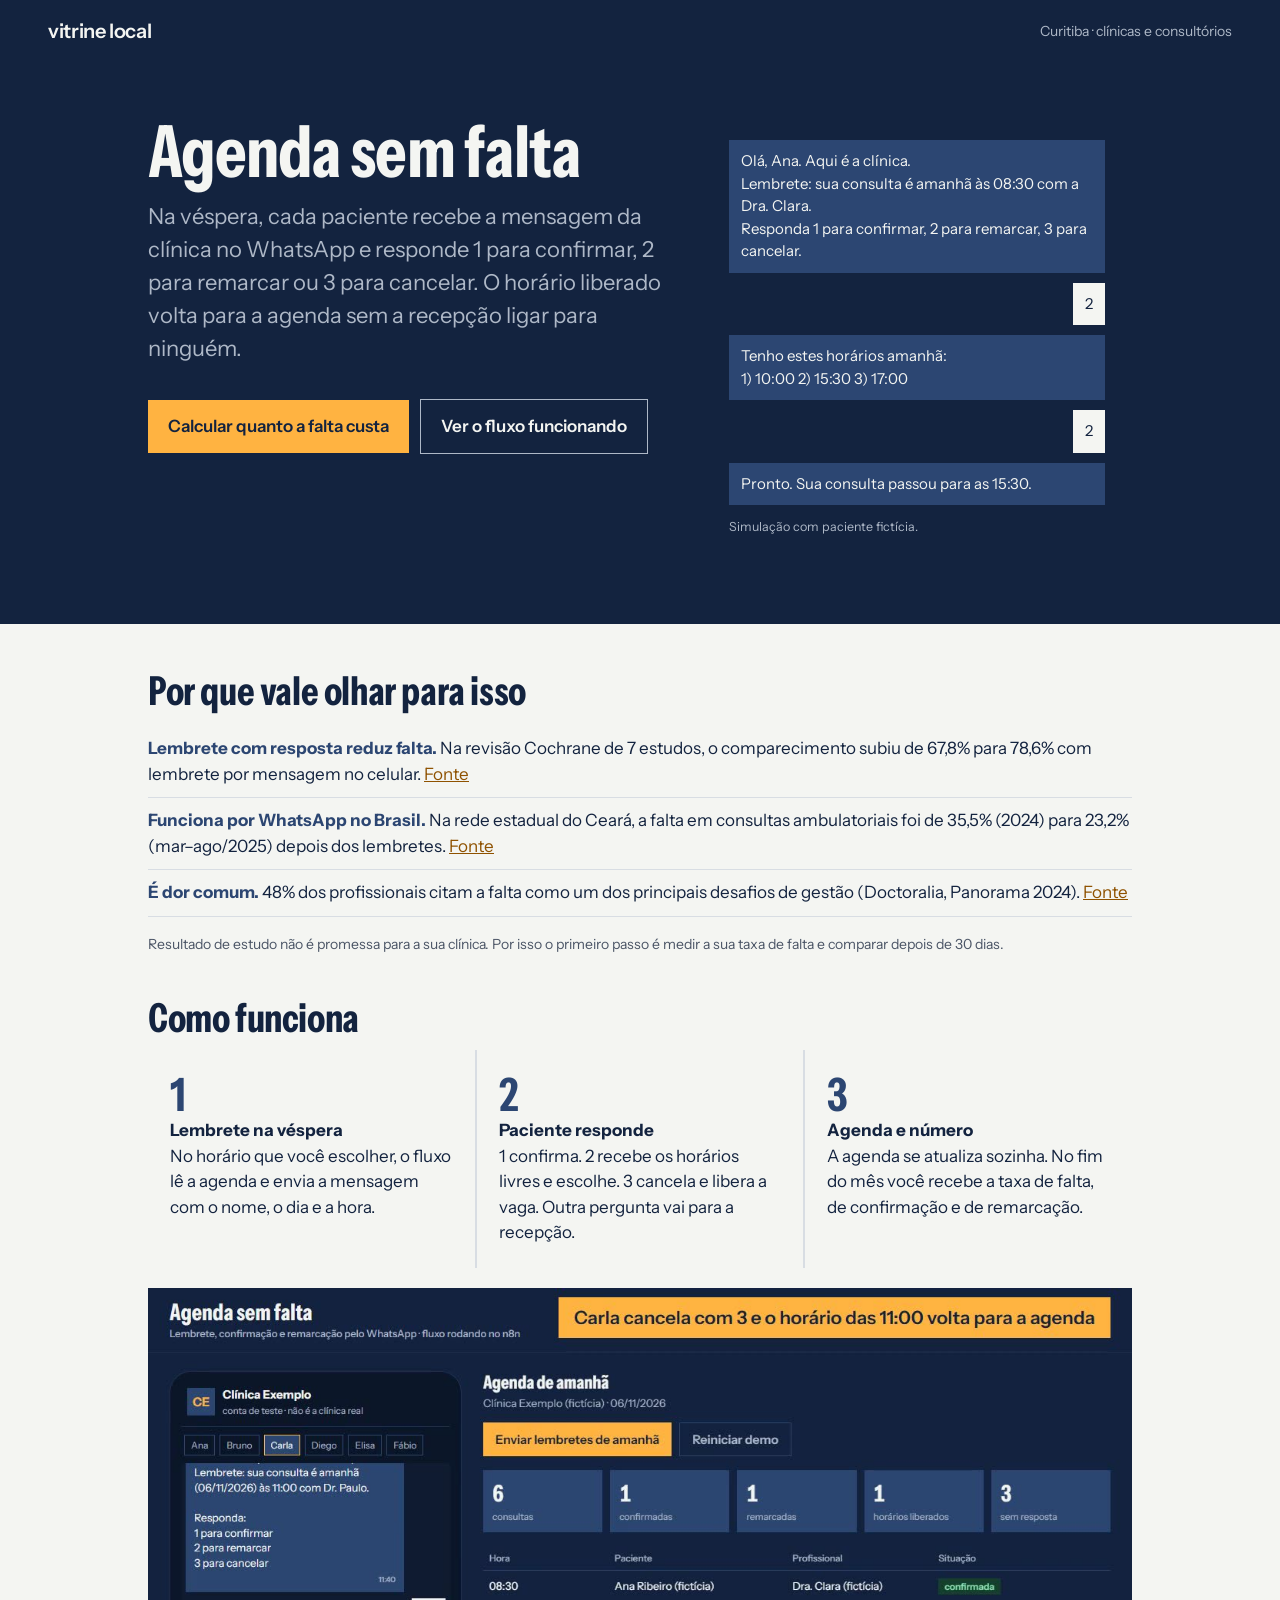
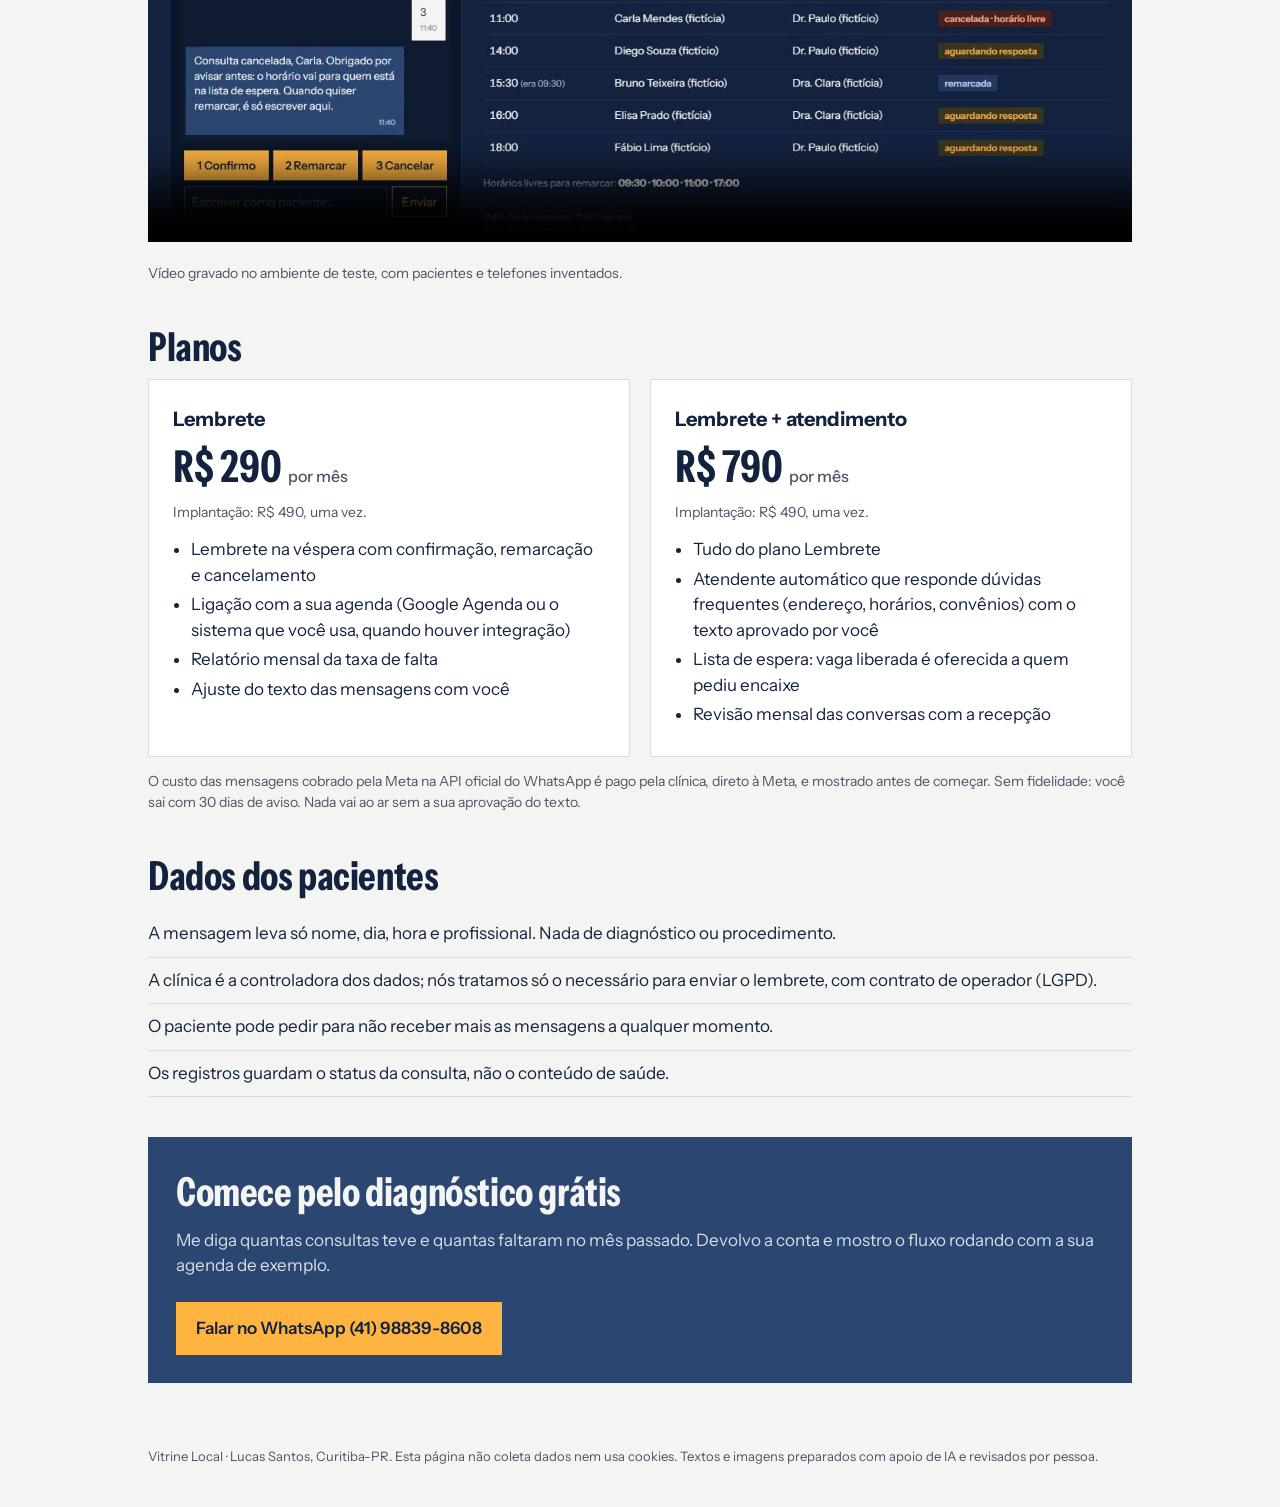
<file: index.html>
<!doctype html>
<html lang="pt-BR">
<head>
<meta charset="utf-8">
<meta name="viewport" content="width=device-width,initial-scale=1">
<title>Agenda sem falta</title>
<meta name="description" content="Lembrete, confirmação e remarcação de consultas pelo WhatsApp para clínicas de Curitiba. Medimos a sua taxa de falta antes e depois.">
<link rel="preconnect" href="https://fonts.googleapis.com">
<link href="https://fonts.googleapis.com/css2?family=Instrument+Sans:wdth,wght@75..100,400..700&display=swap" rel="stylesheet">
<link rel="stylesheet" href="estilo.css">
</head>
<body>
<header class="topo"><a href="index.html" class="marca">vitrine local</a><span>Curitiba · clínicas e consultórios</span></header>

<section class="hero"><div class="faixa duas">
  <div>
    <h1>Agenda sem falta</h1>
    <p class="lead">Na véspera, cada paciente recebe a mensagem da clínica no WhatsApp e responde 1 para confirmar, 2 para remarcar ou 3 para cancelar. O horário liberado volta para a agenda sem a recepção ligar para ninguém.</p>
    <a class="botao" href="diagnostico.html">Calcular quanto a falta custa</a>
    <a class="botao sec" href="#demo">Ver o fluxo funcionando</a>
  </div>
  <div class="conversa" aria-label="Exemplo de conversa (simulação)">
    <p>Olá, Ana. Aqui é a clínica.
Lembrete: sua consulta é amanhã às 08:30 com a Dra. Clara.
Responda 1 para confirmar, 2 para remarcar, 3 para cancelar.</p>
    <p class="pac">2</p>
    <p>Tenho estes horários amanhã:
1) 10:00  2) 15:30  3) 17:00</p>
    <p class="pac">2</p>
    <p>Pronto. Sua consulta passou para as 15:30.</p>
    <small style="color:var(--prata)">Simulação com paciente fictícia.</small>
  </div>
</div></section>

<main class="faixa">
  <h2>Por que vale olhar para isso</h2>
  <ul class="lista-x">
    <li><b>Lembrete com resposta reduz falta.</b> Na revisão Cochrane de 7 estudos, o comparecimento subiu de 67,8% para 78,6% com lembrete por mensagem no celular. <a href="https://pubmed.ncbi.nlm.nih.gov/24310741/">Fonte</a></li>
    <li><b>Funciona por WhatsApp no Brasil.</b> Na rede estadual do Ceará, a falta em consultas ambulatoriais foi de 35,5% (2024) para 23,2% (mar–ago/2025) depois dos lembretes. <a href="https://mais.opovo.com.br/jornal/cidades/2025/12/02/faltas-de-pacientes-a-consultas-em-hospitais-do-ceara-caem-12-apos-lembretes-por-whatsapp.html">Fonte</a></li>
    <li><b>É dor comum.</b> 48% dos profissionais citam a falta como um dos principais desafios de gestão (Doctoralia, Panorama 2024). <a href="https://medicinasa.com.br/?p=90920">Fonte</a></li>
  </ul>
  <p class="miudo">Resultado de estudo não é promessa para a sua clínica. Por isso o primeiro passo é medir a sua taxa de falta e comparar depois de 30 dias.</p>

  <h2 id="demo" style="margin-top:44px">Como funciona</h2>
  <div class="passos">
    <div><b>1</b><strong>Lembrete na véspera</strong><br>No horário que você escolher, o fluxo lê a agenda e envia a mensagem com o nome, o dia e a hora.</div>
    <div><b>2</b><strong>Paciente responde</strong><br>1 confirma. 2 recebe os horários livres e escolhe. 3 cancela e libera a vaga. Outra pergunta vai para a recepção.</div>
    <div><b>3</b><strong>Agenda e número</strong><br>A agenda se atualiza sozinha. No fim do mês você recebe a taxa de falta, de confirmação e de remarcação.</div>
  </div>
  <video src="demo-agenda-sem-falta.mp4" poster="demo-capa.jpg" controls muted playsinline preload="metadata" style="width:100%;margin-top:20px;background:var(--noite)" aria-label="Vídeo da demonstração do fluxo, com pacientes fictícios"></video>
  <p class="miudo">Vídeo gravado no ambiente de teste, com pacientes e telefones inventados.</p>

  <h2 style="margin-top:44px">Planos</h2>
  <div class="planos">
    <div class="plano">
      <h3>Lembrete</h3>
      <p class="preco">R$ 290 <small>por mês</small></p>
      <p class="miudo">Implantação: R$ 490, uma vez.</p>
      <ul>
        <li>Lembrete na véspera com confirmação, remarcação e cancelamento</li>
        <li>Ligação com a sua agenda (Google Agenda ou o sistema que você usa, quando houver integração)</li>
        <li>Relatório mensal da taxa de falta</li>
        <li>Ajuste do texto das mensagens com você</li>
      </ul>
    </div>
    <div class="plano">
      <h3>Lembrete + atendimento</h3>
      <p class="preco">R$ 790 <small>por mês</small></p>
      <p class="miudo">Implantação: R$ 490, uma vez.</p>
      <ul>
        <li>Tudo do plano Lembrete</li>
        <li>Atendente automático que responde dúvidas frequentes (endereço, horários, convênios) com o texto aprovado por você</li>
        <li>Lista de espera: vaga liberada é oferecida a quem pediu encaixe</li>
        <li>Revisão mensal das conversas com a recepção</li>
      </ul>
    </div>
  </div>
  <p class="miudo">O custo das mensagens cobrado pela Meta na API oficial do WhatsApp é pago pela clínica, direto à Meta, e mostrado antes de começar. Sem fidelidade: você sai com 30 dias de aviso. Nada vai ao ar sem a sua aprovação do texto.</p>

  <h2 style="margin-top:44px">Dados dos pacientes</h2>
  <ul class="lista-x">
    <li>A mensagem leva só nome, dia, hora e profissional. Nada de diagnóstico ou procedimento.</li>
    <li>A clínica é a controladora dos dados; nós tratamos só o necessário para enviar o lembrete, com contrato de operador (LGPD).</li>
    <li>O paciente pode pedir para não receber mais as mensagens a qualquer momento.</li>
    <li>Os registros guardam o status da consulta, não o conteúdo de saúde.</li>
  </ul>

  <section class="cta">
    <h2>Comece pelo diagnóstico grátis</h2>
    <p>Me diga quantas consultas teve e quantas faltaram no mês passado. Devolvo a conta e mostro o fluxo rodando com a sua agenda de exemplo.</p>
    <a class="botao" href="https://wa.me/5541988398608?text=Quero%20o%20diagn%C3%B3stico%20de%20faltas" rel="noopener">Falar no WhatsApp (41) 98839-8608</a>
  </section>
</main>
<footer class="rodape">Vitrine Local · Lucas Santos, Curitiba-PR. Esta página não coleta dados nem usa cookies. Textos e imagens preparados com apoio de IA e revisados por pessoa.</footer>
</body>
</html>
</file>
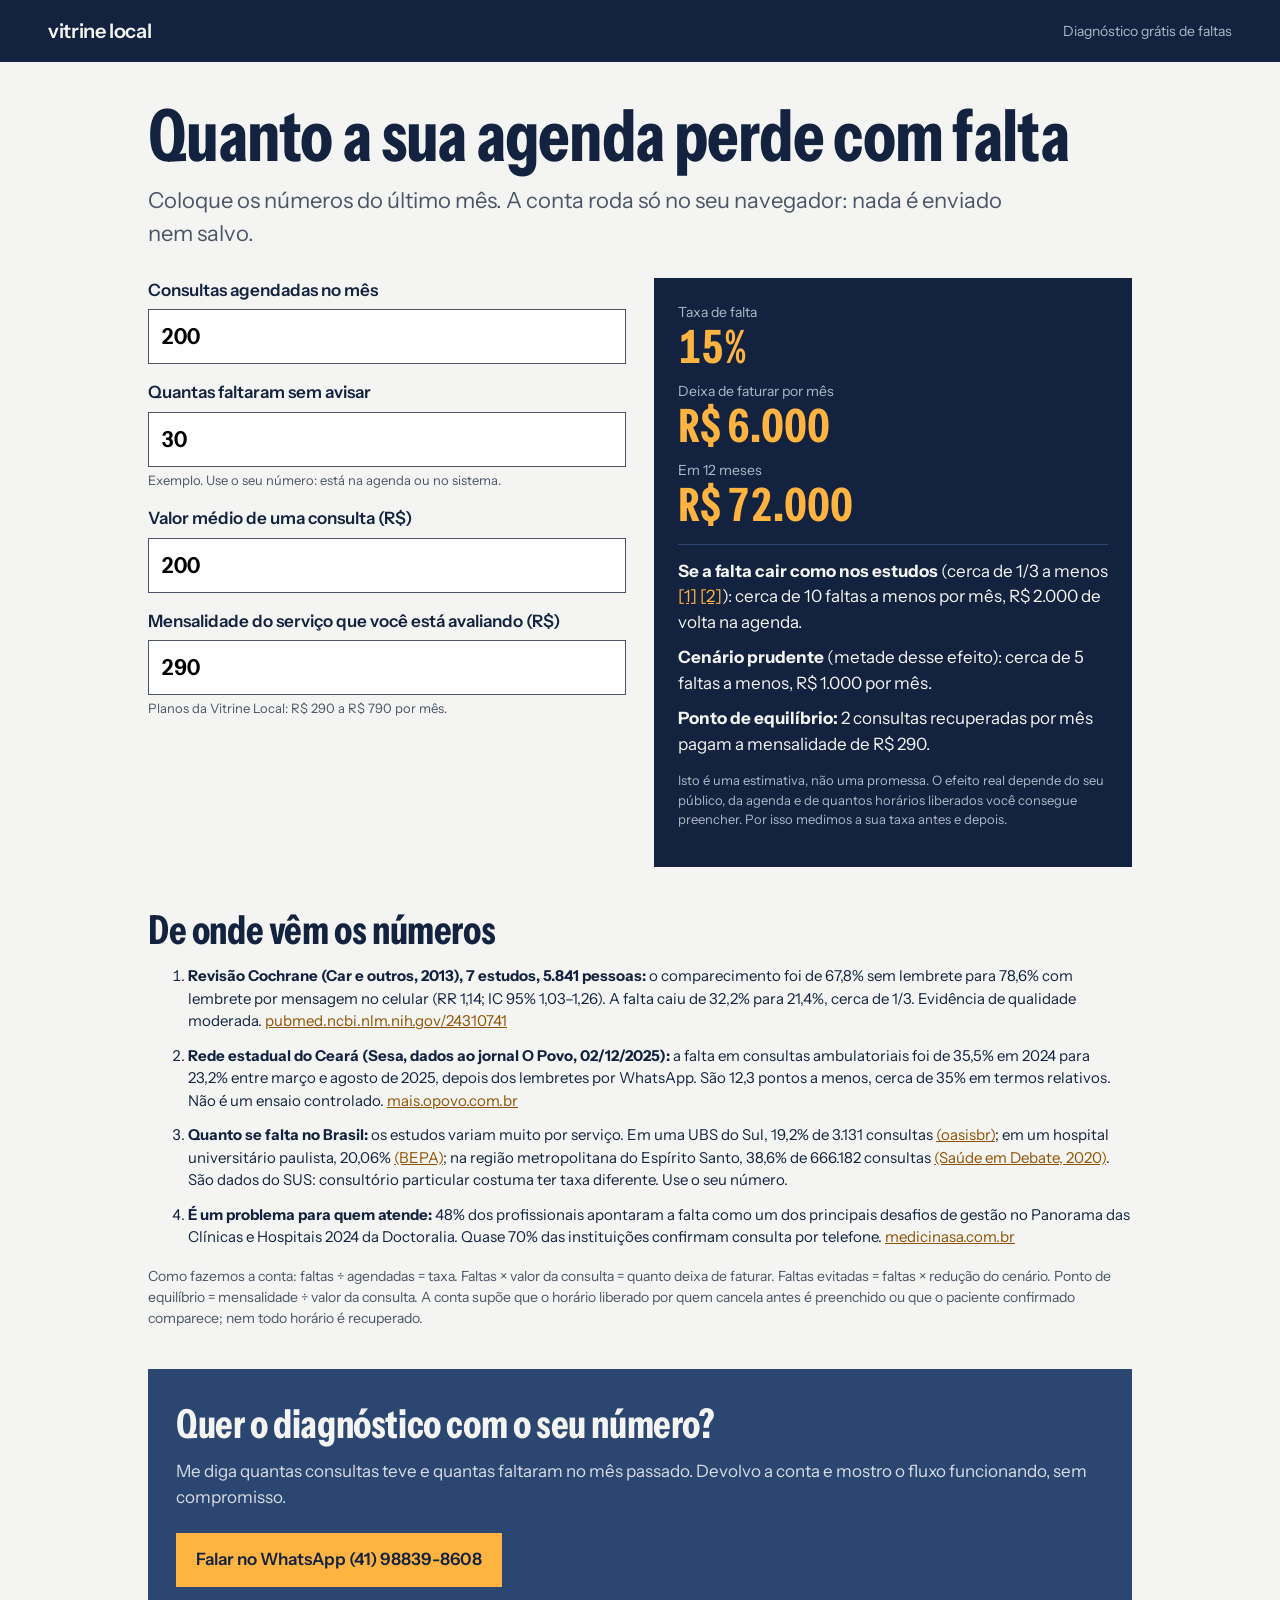
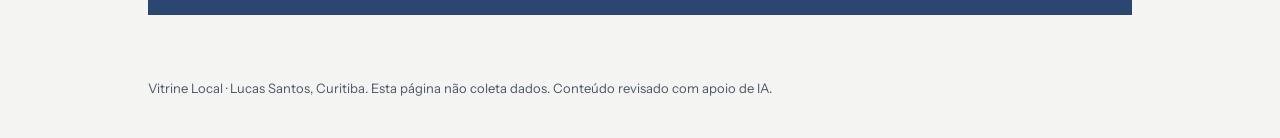
<file: diagnostico.html>
<!doctype html>
<html lang="pt-BR">
<head>
<meta charset="utf-8">
<meta name="viewport" content="width=device-width,initial-scale=1">
<meta name="robots" content="noindex">
<title>Diagnóstico de faltas</title>
<meta name="description" content="Calcule quanto a sua clínica deixa de faturar com pacientes que faltam. Cada número tem fonte.">
<link rel="preconnect" href="https://fonts.googleapis.com">
<link href="https://fonts.googleapis.com/css2?family=Instrument+Sans:wdth,wght@75..100,400..700&display=swap" rel="stylesheet">
<link rel="stylesheet" href="estilo.css">
</head>
<body>
<header class="topo"><a href="index.html" class="marca">vitrine local</a><span>Diagnóstico grátis de faltas</span></header>
<main class="faixa">
  <h1>Quanto a sua agenda perde com falta</h1>
  <p class="lead">Coloque os números do último mês. A conta roda só no seu navegador: nada é enviado nem salvo.</p>

  <div class="calc">
    <form id="f" class="campos">
      <label>Consultas agendadas no mês<input id="ag" type="number" min="1" value="200" inputmode="numeric"></label>
      <label>Quantas faltaram sem avisar<input id="fa" type="number" min="0" value="30" inputmode="numeric"><small>Exemplo. Use o seu número: está na agenda ou no sistema.</small></label>
      <label>Valor médio de uma consulta (R$)<input id="tk" type="number" min="1" value="200" inputmode="numeric"></label>
      <label>Mensalidade do serviço que você está avaliando (R$)<input id="ms" type="number" min="0" value="290" inputmode="numeric"><small>Planos da Vitrine Local: R$ 290 a R$ 790 por mês.</small></label>
    </form>

    <div class="resultado" aria-live="polite">
      <div class="big"><span>Taxa de falta</span><b id="r-taxa">–</b></div>
      <div class="big"><span>Deixa de faturar por mês</span><b id="r-mes">–</b></div>
      <div class="big"><span>Em 12 meses</span><b id="r-ano">–</b></div>
      <hr>
      <p class="cen"><b>Se a falta cair como nos estudos</b> (cerca de 1/3 a menos <a href="#f1">[1]</a> <a href="#f2">[2]</a>): <span id="r-est">–</span></p>
      <p class="cen"><b>Cenário prudente</b> (metade desse efeito): <span id="r-pru">–</span></p>
      <p class="cen"><b>Ponto de equilíbrio:</b> <span id="r-eq">–</span></p>
      <p class="aviso">Isto é uma estimativa, não uma promessa. O efeito real depende do seu público, da agenda e de quantos horários liberados você consegue preencher. Por isso medimos a sua taxa antes e depois.</p>
    </div>
  </div>

  <section class="fontes">
    <h2>De onde vêm os números</h2>
    <ol>
      <li id="f1"><b>Revisão Cochrane (Car e outros, 2013), 7 estudos, 5.841 pessoas:</b> o comparecimento foi de 67,8% sem lembrete para 78,6% com lembrete por mensagem no celular (RR 1,14; IC 95% 1,03–1,26). A falta caiu de 32,2% para 21,4%, cerca de 1/3. Evidência de qualidade moderada. <a href="https://pubmed.ncbi.nlm.nih.gov/24310741/" rel="noopener">pubmed.ncbi.nlm.nih.gov/24310741</a></li>
      <li id="f2"><b>Rede estadual do Ceará (Sesa, dados ao jornal O Povo, 02/12/2025):</b> a falta em consultas ambulatoriais foi de 35,5% em 2024 para 23,2% entre março e agosto de 2025, depois dos lembretes por WhatsApp. São 12,3 pontos a menos, cerca de 35% em termos relativos. Não é um ensaio controlado. <a href="https://mais.opovo.com.br/jornal/cidades/2025/12/02/faltas-de-pacientes-a-consultas-em-hospitais-do-ceara-caem-12-apos-lembretes-por-whatsapp.html" rel="noopener">mais.opovo.com.br</a></li>
      <li id="f3"><b>Quanto se falta no Brasil:</b> os estudos variam muito por serviço. Em uma UBS do Sul, 19,2% de 3.131 consultas <a href="https://oasisbr.ibict.br/vufind/Record/SBMFC-1_2023c8bf46c63e0d0dbf2283360fc23f" rel="noopener">(oasisbr)</a>; em um hospital universitário paulista, 20,06% <a href="https://periodicos.saude.sp.gov.br/BEPA182/article/download/38075/35945" rel="noopener">(BEPA)</a>; na região metropolitana do Espírito Santo, 38,6% de 666.182 consultas <a href="https://doaj.org/article/74ea771cefe54732b220643031e82212" rel="noopener">(Saúde em Debate, 2020)</a>. São dados do SUS: consultório particular costuma ter taxa diferente. Use o seu número.</li>
      <li id="f4"><b>É um problema para quem atende:</b> 48% dos profissionais apontaram a falta como um dos principais desafios de gestão no Panorama das Clínicas e Hospitais 2024 da Doctoralia. Quase 70% das instituições confirmam consulta por telefone. <a href="https://medicinasa.com.br/?p=90920" rel="noopener">medicinasa.com.br</a></li>
    </ol>
    <p class="nota">Como fazemos a conta: faltas ÷ agendadas = taxa. Faltas × valor da consulta = quanto deixa de faturar. Faltas evitadas = faltas × redução do cenário. Ponto de equilíbrio = mensalidade ÷ valor da consulta. A conta supõe que o horário liberado por quem cancela antes é preenchido ou que o paciente confirmado comparece; nem todo horário é recuperado.</p>
  </section>

  <section class="cta">
    <h2>Quer o diagnóstico com o seu número?</h2>
    <p>Me diga quantas consultas teve e quantas faltaram no mês passado. Devolvo a conta e mostro o fluxo funcionando, sem compromisso.</p>
    <a class="botao" href="https://wa.me/5541988398608?text=Quero%20o%20diagn%C3%B3stico%20de%20faltas" rel="noopener">Falar no WhatsApp (41) 98839-8608</a>
  </section>
</main>
<footer class="rodape">Vitrine Local · Lucas Santos, Curitiba. Esta página não coleta dados. Conteúdo revisado com apoio de IA.</footer>
<script>
const $=id=>document.getElementById(id);
const brl=v=>v.toLocaleString('pt-BR',{style:'currency',currency:'BRL',maximumFractionDigits:0});
function calc(){
  const ag=+$('ag').value||0, fa=Math.min(+$('fa').value||0,ag), tk=+$('tk').value||0, ms=+$('ms').value||0;
  if(!ag){return}
  const taxa=fa/ag, mes=fa*tk;
  $('r-taxa').textContent=(taxa*100).toLocaleString('pt-BR',{maximumFractionDigits:1})+'%';
  $('r-mes').textContent=brl(mes); $('r-ano').textContent=brl(mes*12);
  const est=Math.round(fa*0.33), pru=Math.round(fa*0.165);
  $('r-est').textContent=`cerca de ${est} faltas a menos por mês, ${brl(est*tk)} de volta na agenda.`;
  $('r-pru').textContent=`cerca de ${pru} faltas a menos, ${brl(pru*tk)} por mês.`;
  const eq=tk?Math.ceil(ms/tk):0;
  $('r-eq').textContent= ms? `${eq} consulta${eq>1?'s':''} recuperada${eq>1?'s':''} por mês paga${eq>1?'m':''} a mensalidade de ${brl(ms)}.` : '—';
}
document.querySelectorAll('input').forEach(i=>i.addEventListener('input',calc)); calc();
</script>
</body>
</html>
</file>
<file: estilo.css>
:root{--noite:#13233F;--fachada:#2C4672;--luz:#FFB341;--cal:#F4F5F2;--nevoa:#D8DDE3;--prata:#AEB8C7;--grafite:#4B5566;--luzt:#8F5200;--apagada:#1F3357}
*{box-sizing:border-box}
html{scroll-behavior:smooth}
body{margin:0;font-family:"Instrument Sans",system-ui,sans-serif;background:var(--cal);color:var(--noite);line-height:1.5;font-size:17px}
a{color:var(--luzt)}
.topo{display:flex;justify-content:space-between;align-items:center;gap:12px;padding:16px clamp(16px,4vw,48px);background:var(--noite);color:var(--prata);font-size:14px;flex-wrap:wrap}
.marca{color:var(--cal);text-decoration:none;font-weight:600;letter-spacing:-.018em;font-size:20px}
.faixa{max-width:1080px;margin:0 auto;padding:40px clamp(16px,4vw,48px)}
h1,h2{font-stretch:75%;font-weight:700;line-height:.94;letter-spacing:-.01em;margin:0 0 14px}
h1{font-size:clamp(40px,7vw,72px)}
h2{font-size:clamp(28px,4vw,40px);margin-top:8px}
.lead{font-size:clamp(18px,2.2vw,22px);color:var(--grafite);max-width:60ch;margin:0 0 28px}
/* hero escuro */
.hero{background:var(--noite);color:var(--cal)}
.hero .faixa{padding-top:56px;padding-bottom:64px}
.hero .lead{color:var(--prata)}
.hero h1 em{font-style:normal;color:var(--luz)}
.botao{display:inline-block;background:var(--luz);color:var(--noite);font-weight:600;text-decoration:none;padding:14px 20px;margin-top:6px}
.botao.sec{background:transparent;color:var(--cal);border:1px solid var(--prata);margin-left:8px}
.faixa .botao.sec{color:var(--noite);border-color:var(--grafite)}
/* passos */
.passos{display:grid;grid-template-columns:repeat(3,1fr);gap:2px;background:var(--nevoa);margin:8px 0 0}
.passos div{background:var(--cal);padding:22px}
.passos b{display:block;font-stretch:75%;font-size:46px;line-height:1;color:var(--fachada)}
@media (max-width:760px){.passos{grid-template-columns:1fr}}
.conversa{background:var(--noite);color:var(--cal);padding:22px;max-width:420px;font-size:15px}
.conversa p{margin:0 0 10px;padding:10px 12px;background:var(--fachada);white-space:pre-line}
.conversa p.pac{background:var(--cal);color:var(--noite);margin-left:auto;width:max-content;max-width:80%}
.duas{display:grid;grid-template-columns:1.1fr .9fr;gap:40px;align-items:start}
@media (max-width:860px){.duas{grid-template-columns:1fr}}
/* planos */
.planos{display:grid;grid-template-columns:repeat(2,1fr);gap:20px}
@media (max-width:760px){.planos{grid-template-columns:1fr}}
.plano{border:1px solid var(--nevoa);background:#fff;padding:24px}
.plano h3{margin:0;font-size:20px}
.preco{font-stretch:75%;font-weight:700;font-size:44px;line-height:1;margin:10px 0 2px}
.preco small{font-size:16px;font-stretch:100%;font-weight:500;color:var(--grafite)}
.plano ul{padding-left:18px;margin:14px 0 0}
.plano li{margin:4px 0}
.miudo{font-size:14px;color:var(--grafite)}
/* listas */
.lista-x{list-style:none;padding:0}
.lista-x li{padding:10px 0;border-bottom:1px solid var(--nevoa)}
.lista-x li b{color:var(--fachada)}
/* calculadora */
.calc{display:grid;grid-template-columns:1fr 1fr;gap:28px}
@media (max-width:820px){.calc{grid-template-columns:1fr}}
.campos label{display:block;font-weight:600;margin-bottom:16px}
.campos input{display:block;width:100%;font:inherit;font-size:22px;padding:10px 12px;border:1px solid var(--grafite);background:#fff;margin-top:6px;font-variant-numeric:tabular-nums}
.campos small{display:block;font-weight:400;color:var(--grafite);font-size:13px;margin-top:4px}
.resultado{background:var(--noite);color:var(--cal);padding:24px}
.resultado .big span{display:block;color:var(--prata);font-size:14px}
.resultado .big b{display:block;font-stretch:75%;font-size:46px;line-height:1.05;color:var(--luz);font-variant-numeric:tabular-nums;margin-bottom:10px}
.resultado hr{border:0;border-top:1px solid var(--fachada);margin:14px 0}
.resultado a{color:var(--luz)}
.cen{margin:0 0 10px}
.aviso{font-size:13px;color:var(--prata);margin-top:14px}
.fontes{margin-top:44px}
.fontes li{margin-bottom:12px;font-size:15px}
.nota{font-size:14px;color:var(--grafite)}
.cta{margin-top:40px;background:var(--fachada);color:var(--cal);padding:28px}
.cta p{color:var(--nevoa)}
.rodape{max-width:1080px;margin:0 auto;padding:24px clamp(16px,4vw,48px) 40px;font-size:13px;color:var(--grafite)}
:focus-visible{outline:3px solid var(--luz);outline-offset:2px}
.hero .botao.sec{color:var(--cal);border-color:var(--prata)}
</file>
